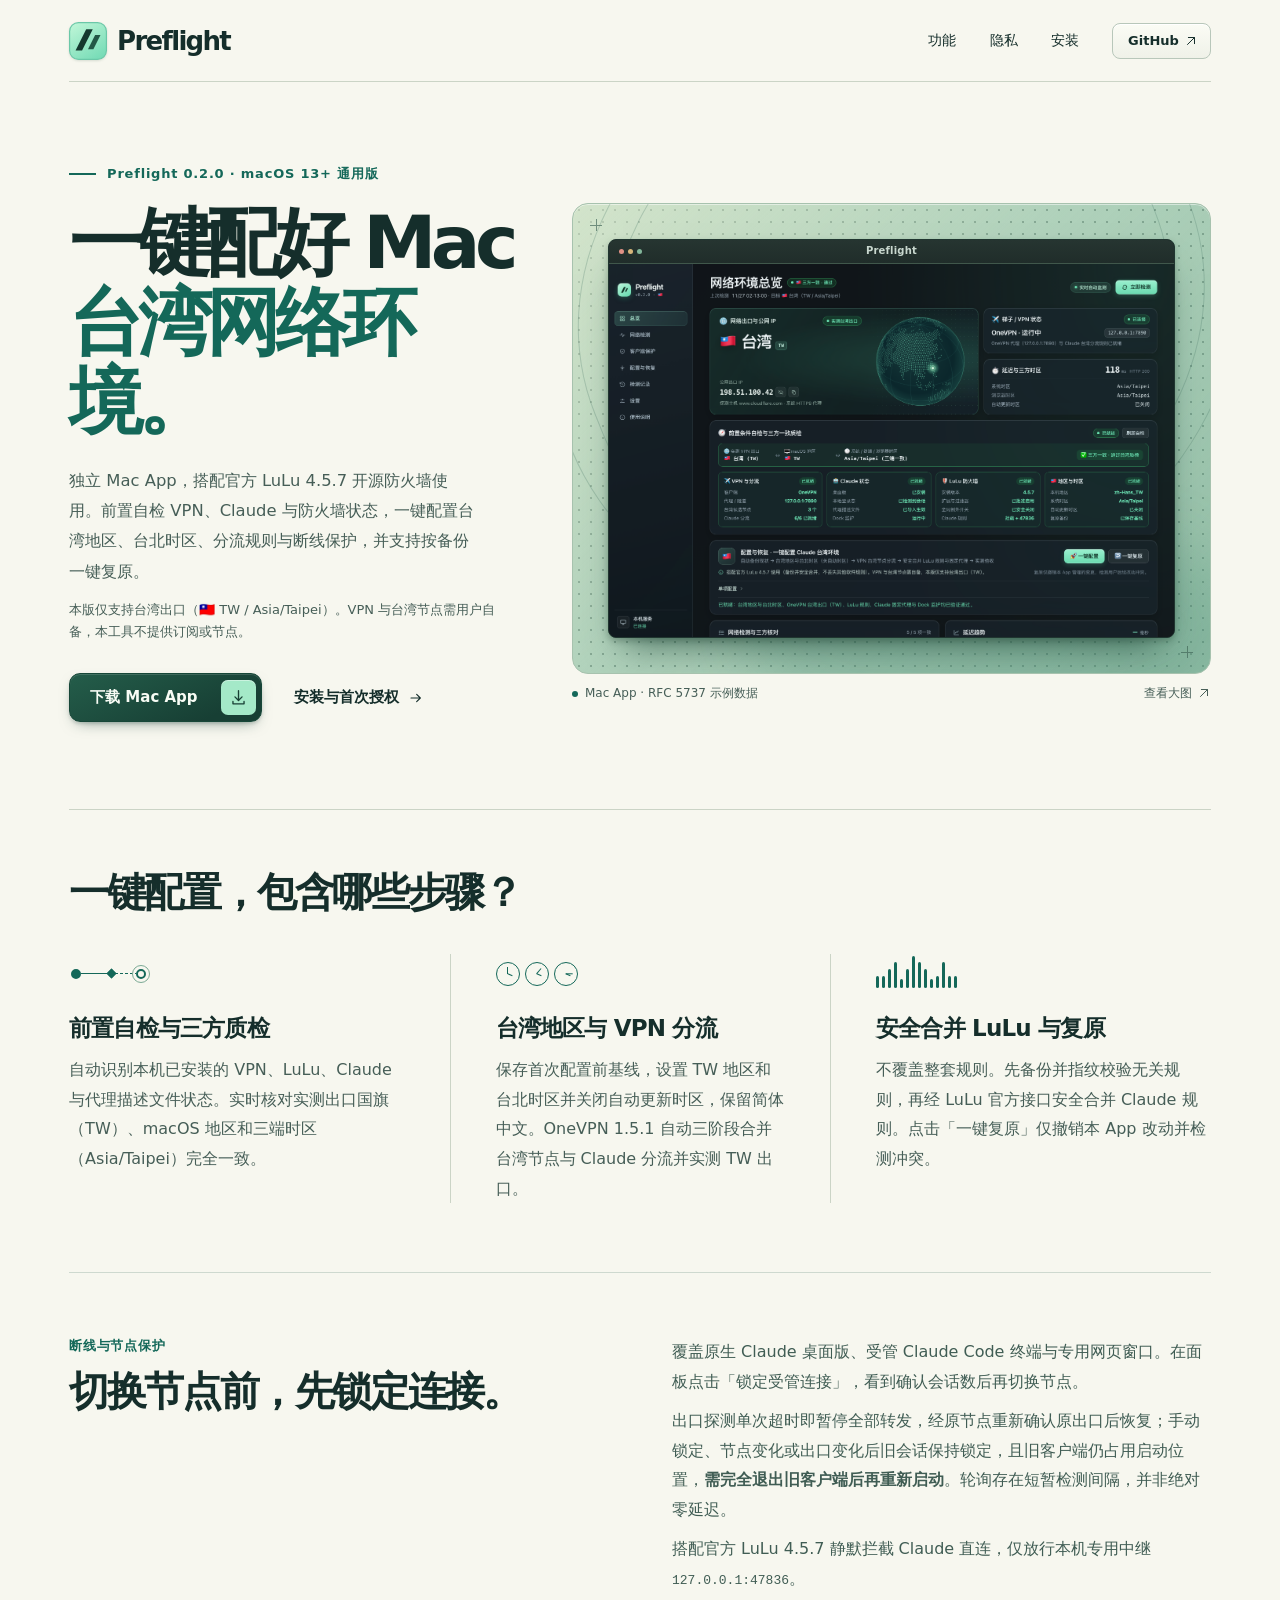
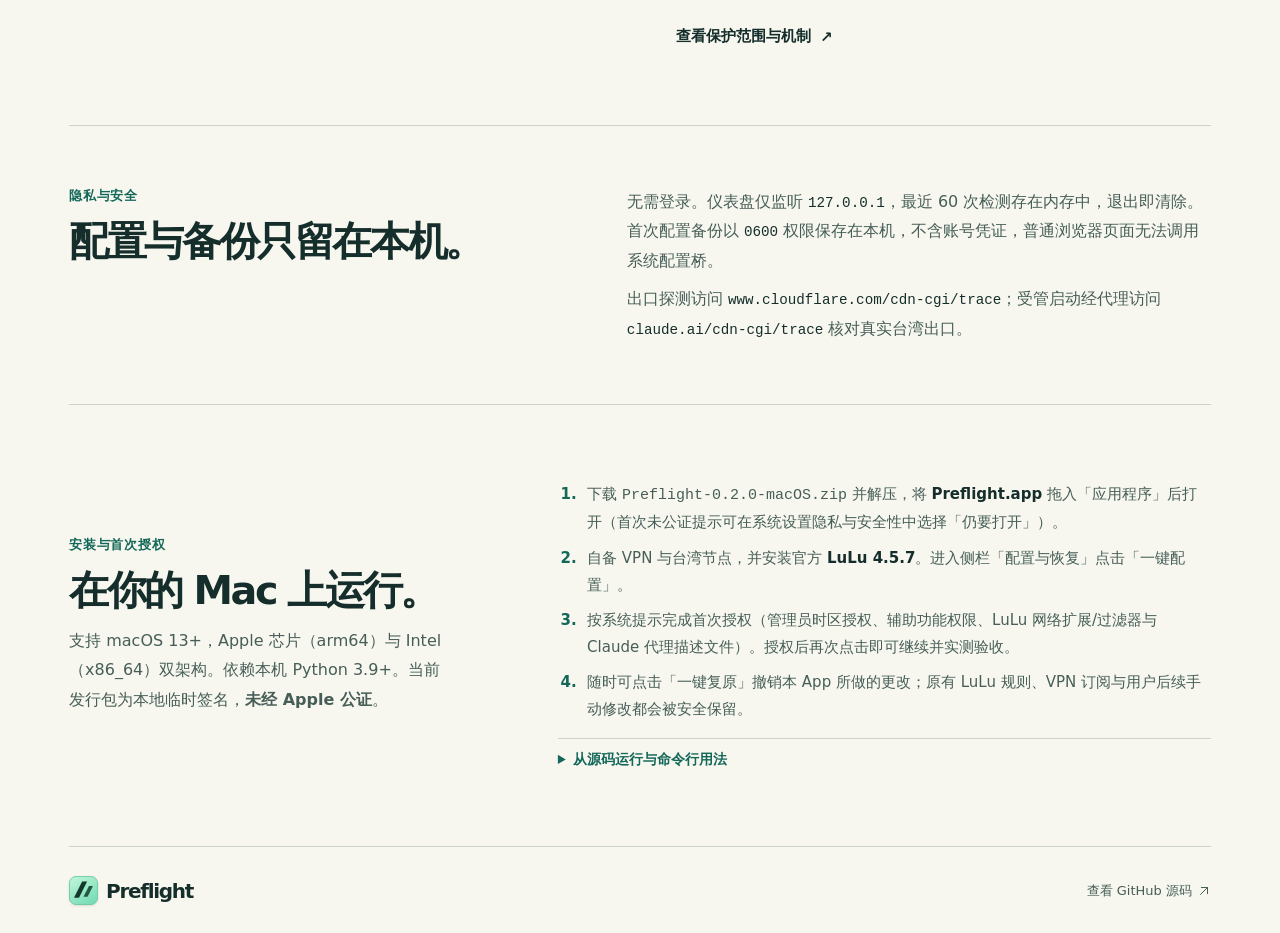
<file: docs/index.html>
<!doctype html>
<html lang="zh-Hans">
<head>
  <meta charset="utf-8">
  <meta name="viewport" content="width=device-width, initial-scale=1">
  <meta name="theme-color" content="#f7f7ef">
  <meta name="description" content="Preflight 是一款搭配 LuLu 开源防火墙使用的 macOS 工具 App，一键配置台湾地区、台北时区、VPN 台湾分流与 Claude 防火墙保护，并支持一键复原。">
  <title>Preflight · Mac 台湾网络环境配置与 Claude 保护</title>
  <link rel="icon" type="image/svg+xml" href="./logo.svg">
  <link rel="stylesheet" href="./intro.css">
  <script src="./intro.js" defer></script>
</head>
<body id="top">
  <a class="skip" href="#main">跳到正文</a>
  <svg class="icon-library" xmlns="http://www.w3.org/2000/svg" aria-hidden="true">
    <defs>
      <symbol id="icon-install" viewBox="0 0 24 24"><path d="M12 3.5v12m-4.5-4.3L12 15.7l4.5-4.5M5 17v3h14v-3"/></symbol>
      <symbol id="icon-next" viewBox="0 0 24 24"><path d="M4.5 12h14M13 6.5l5.5 5.5-5.5 5.5"/></symbol>
      <symbol id="icon-out" viewBox="0 0 24 24"><path d="M6 18 18 6M7.5 6H18v10.5"/></symbol>
      <symbol id="icon-copy" viewBox="0 0 24 24"><rect x="8" y="8" width="11.5" height="12.5" rx="2"/><path d="M15 8V5.5a2 2 0 0 0-2-2H6a2 2 0 0 0-2 2v7.2a2 2 0 0 0 2 2h2"/></symbol>
      <symbol id="icon-check" viewBox="0 0 24 24"><path d="m4.5 12 4.7 4.7 10.2-10.2"/></symbol>
      <symbol id="icon-terminal" viewBox="0 0 24 24"><path d="m4 6 5 6-5 6m8 0h7"/></symbol>
    </defs>
  </svg>
  <div class="shell">
    <header class="topbar">
      <a class="brand" href="#top" aria-label="Preflight 首页"><img class="mark" src="./logo.svg" width="38" height="38" alt="">Preflight</a>
      <nav aria-label="主导航">
        <a href="#features">功能</a><a href="#privacy">隐私</a><a href="#install">安装</a>
        <a class="repo" href="https://github.com/fxjcangku/claude-preflight">GitHub <svg class="icon" aria-hidden="true"><use href="#icon-out"/></svg></a>
      </nav>
    </header>

    <main id="main">
      <section class="hero" aria-labelledby="hero-title">
        <div class="hero-copy">
          <p class="product-type"><span aria-hidden="true"></span>Preflight 0.2.0 · macOS 13+ 通用版</p>
          <h1 id="hero-title">一键配好 Mac<br><em>台湾网络环境</em><span class="title-dot">。</span></h1>
          <p class="lead">独立 Mac App，搭配官方 LuLu 4.5.7 开源防火墙使用。前置自检 VPN、Claude 与防火墙状态，一键配置台湾地区、台北时区、分流规则与断线保护，并支持按备份一键复原。</p>
          <p class="vpn-requirement">本版仅支持台湾出口（🇹🇼 TW / Asia/Taipei）。VPN 与台湾节点需用户自备，本工具不提供订阅或节点。</p>
          <div class="actions">
            <a class="button" href="https://github.com/fxjcangku/claude-preflight/releases/download/v0.2.0/Preflight-0.2.0-macOS.zip">下载 Mac App <span class="button-icon" aria-hidden="true"><svg class="icon" aria-hidden="true"><use href="#icon-install"/></svg></span></a>
            <a class="text-link" href="#install">安装与首次授权 <svg class="icon" aria-hidden="true"><use href="#icon-next"/></svg></a>
          </div>
        </div>
        <figure class="preview">
          <a class="preview-stage" href="./preview.png" aria-label="查看完整仪表盘示例图">
            <span class="plot-lines" aria-hidden="true"><i></i><i></i><i></i></span>
            <span class="registration tl" aria-hidden="true"></span><span class="registration br" aria-hidden="true"></span>
            <span class="window-frame">
              <span class="window-bar" aria-hidden="true"><span class="window-dots"><i></i><i></i><i></i></span><span>Preflight</span></span>
              <img src="./preview.png" width="1440" height="951" alt="Preflight Mac App 透明玻璃面板示例，显示台湾网络出口国旗、公网 IP、VPN 状态、前置条件自检和一键配置。" fetchpriority="high">
            </span>
          </a>
          <figcaption><span><i aria-hidden="true"></i>Mac App · RFC 5737 示例数据</span><a href="./preview.png">查看大图 <svg class="icon" aria-hidden="true"><use href="#icon-out"/></svg></a></figcaption>
        </figure>
      </section>

      <section id="features" class="features section" aria-labelledby="feature-title">
        <h2 id="feature-title">一键配置，包含哪些步骤？</h2>
        <div class="feature-grid">
          <article>
            <div class="mini-visual route-visual" aria-hidden="true">
              <span class="node node-first"></span><span class="route-segment"></span><span class="node node-middle"></span><span class="route-segment route-end"></span><span class="node node-last"></span>
            </div>
            <h3>前置自检与三方质检</h3>
            <p>自动识别本机已安装的 VPN、LuLu、Claude 与代理描述文件状态。实时核对实测出口国旗（TW）、macOS 地区和三端时区（Asia/Taipei）完全一致。</p>
          </article>
          <article>
            <div class="mini-visual clock-visual" aria-hidden="true"><i></i><i></i><i></i></div>
            <h3>台湾地区与 VPN 分流</h3>
            <p>保存首次配置前基线，设置 TW 地区和台北时区并关闭自动更新时区，保留简体中文。OneVPN 1.5.1 自动三阶段合并台湾节点与 Claude 分流并实测 TW 出口。</p>
          </article>
          <article>
            <div class="mini-visual pulse-visual" aria-hidden="true"><i></i><i></i><i></i><i></i><i></i><i></i><i></i><i></i><i></i><i></i><i></i><i></i><i></i><i></i></div>
            <h3>安全合并 LuLu 与复原</h3>
            <p>不覆盖整套规则。先备份并指纹校验无关规则，再经 LuLu 官方接口安全合并 Claude 规则。点击「一键复原」仅撤销本 App 改动并检测冲突。</p>
          </article>
        </div>
      </section>

      <section class="guard-section section" aria-labelledby="guard-title">
        <div><p class="section-label">断线与节点保护</p><h2 id="guard-title">切换节点前，先锁定连接。</h2></div>
        <div>
          <p>覆盖原生 Claude 桌面版、受管 Claude Code 终端与专用网页窗口。在面板点击「锁定受管连接」，看到确认会话数后再切换节点。</p>
          <p>出口探测单次超时即暂停全部转发，经原节点重新确认原出口后恢复；手动锁定、节点变化或出口变化后旧会话保持锁定，且旧客户端仍占用启动位置，<strong>需完全退出旧客户端后再重新启动</strong>。轮询存在短暂检测间隔，并非绝对零延迟。</p>
          <p>搭配官方 LuLu 4.5.7 静默拦截 Claude 直连，仅放行本机专用中继 <code>127.0.0.1:47836</code>。</p>
          <a class="text-link" href="https://github.com/fxjcangku/claude-preflight#断线保护与客户端监护">查看保护范围与机制 <span aria-hidden="true">↗</span></a>
        </div>
      </section>

      <section id="privacy" class="privacy section" aria-labelledby="privacy-title">
        <div><p class="section-label">隐私与安全</p><h2 id="privacy-title">配置与备份只留在本机。</h2></div>
        <div class="privacy-copy">
          <p>无需登录。仪表盘仅监听 <code>127.0.0.1</code>，最近 60 次检测存在内存中，退出即清除。首次配置备份以 <code>0600</code> 权限保存在本机，不含账号凭证，普通浏览器页面无法调用系统配置桥。</p>
          <p>出口探测访问 <code>www.cloudflare.com/cdn-cgi/trace</code>；受管启动经代理访问 <code>claude.ai/cdn-cgi/trace</code> 核对真实台湾出口。</p>
        </div>
      </section>

      <section id="install" class="install section" aria-labelledby="install-title">
        <div class="install-copy">
          <p class="section-label">安装与首次授权</p>
          <h2 id="install-title">在你的 Mac 上运行。</h2>
          <p>支持 macOS 13+，Apple 芯片（arm64）与 Intel（x86_64）双架构。依赖本机 Python 3.9+。当前发行包为本地临时签名，<strong>未经 Apple 公证</strong>。</p>
        </div>
        <div class="install-options">
          <ol class="install-steps">
            <li>下载 <code>Preflight-0.2.0-macOS.zip</code> 并解压，将 <strong>Preflight.app</strong> 拖入「应用程序」后打开（首次未公证提示可在系统设置隐私与安全性中选择「仍要打开」）。</li>
            <li>自备 VPN 与台湾节点，并安装官方 <strong>LuLu 4.5.7</strong>。进入侧栏「配置与恢复」点击「一键配置」。</li>
            <li>按系统提示完成首次授权（管理员时区授权、辅助功能权限、LuLu 网络扩展/过滤器与 Claude 代理描述文件）。授权后再次点击即可继续并实测验收。</li>
            <li>随时可点击「一键复原」撤销本 App 所做的更改；原有 LuLu 规则、VPN 订阅与用户后续手动修改都会被安全保留。</li>
          </ol>
          <details class="cli-details"><summary>从源码运行与命令行用法</summary><div class="terminal">
            <div class="terminal-head"><span><svg class="icon" aria-hidden="true"><use href="#icon-terminal"/></svg>终端</span><button id="copy" hidden type="button"><svg class="icon" aria-hidden="true"><use href="#icon-copy"/></svg><span>复制命令</span></button></div>
            <pre tabindex="0" aria-label="安装并启动 Preflight 的终端命令"><code id="commands"><span class="cmd"><b>git clone</b> https://github.com/fxjcangku/claude-preflight.git</span>
<span class="cmd"><b>cd</b> claude-preflight</span>
<span class="cmd"><b>./claude-preflight</b></span></code></pre>
            <div class="cli-note"><code>./claude-preflight run</code><span>检测通过后启动受管的 Claude Code CLI</span></div>
            <div class="cli-note"><code>bash macos/build-app.sh --zip</code><span>构建双架构 Mac App 与发布压缩包</span></div>
            <span class="sr-only" aria-live="polite" id="copy-status"></span>
          </div></details>
        </div>
      </section>
    </main>

    <footer>
      <a class="brand" href="#top" aria-label="Preflight 返回顶部"><img class="mark" src="./logo.svg" width="38" height="38" alt="">Preflight</a>
      <a class="foot-repo" href="https://github.com/fxjcangku/claude-preflight">查看 GitHub 源码 <svg class="icon" aria-hidden="true"><use href="#icon-out"/></svg></a>
    </footer>
  </div>
</body>
</html>
</file>
<file: docs/intro.css>
:root {
  color-scheme: light;
  --paper: #f7f7ef;
  --ink: #152e2b;
  --jade: #146859;
  --soft: #465e57;
  --rule: #cbd4c6;
  --mono: "SFMono-Regular", Consolas, "Liberation Mono", monospace;
  --sans: -apple-system, BlinkMacSystemFont, "PingFang SC", "Hiragino Sans GB", system-ui, sans-serif;
}
* { box-sizing: border-box; }
html { background: var(--paper); scroll-behavior: smooth; }
body { margin: 0; color: var(--ink); font-family: var(--sans); -webkit-font-smoothing: antialiased; }
a { color: inherit; text-decoration: none; }
button { font: inherit; cursor: pointer; }
a, button { touch-action: manipulation; }
a:focus-visible, button:focus-visible, pre:focus-visible { outline: 3px solid #358d79; outline-offset: 5px; }
a, button { -webkit-tap-highlight-color: transparent; }
.shell { max-width: 1600px; padding-inline: clamp(24px, 5.4vw, 90px); margin-inline: auto; }
.skip, .sr-only { position: absolute; width: 1px; height: 1px; overflow: hidden; clip-path: inset(50%); }
.skip:focus { width: auto; height: auto; clip-path: none; background: var(--paper); z-index: 4; padding: 12px; }
.topbar, footer { display: flex; align-items: center; justify-content: space-between; }
.topbar { min-height: 82px; border-bottom: 1px solid var(--rule); }
.icon-library { position: absolute; width: 0; height: 0; overflow: hidden; pointer-events: none; }
.icon { width: 18px; height: 18px; flex: none; fill: none; stroke: currentColor; stroke-width: 1.7; stroke-linecap: round; stroke-linejoin: round; }
.brand { display: inline-flex; align-items: center; gap: 10px; font-size: 26px; line-height: 1; letter-spacing: -.065em; font-weight: 720; }
.mark { display: block; width: 38px; height: 38px; filter: drop-shadow(0 1px 1px #153e2424); }
.topbar nav { display: flex; align-items: center; gap: clamp(16px, 2.6vw, 44px); font-size: 14px; font-weight: 560; }
.topbar nav a, .foot-repo { padding-block: 8px; }
.topbar nav a:not(.repo):hover, .foot-repo:hover { color: var(--jade); text-decoration: underline; text-underline-offset: .35em; }
.topbar .repo, .foot-repo, figcaption a { display: inline-flex; align-items: center; gap: 5px; }
.topbar .repo { min-height: 36px; border: 1px solid #b8c7ba; padding: 7px 12px 7px 15px; border-radius: 8px; background: linear-gradient(#fbfcf5, #eff1e8); box-shadow: inset 0 1px #fff; font-size: 13px; }
.topbar .repo:hover { border-color: #8aa995; background: #e8efe4; }
.topbar .repo:active { background: #dce8dc; }
.repo .icon, .foot-repo .icon, figcaption .icon { width: 14px; height: 14px; }
.hero { display: grid; grid-template-columns: .82fr 1.18fr; align-items: center; gap: clamp(28px, 4.6vw, 76px); padding-block: clamp(56px, 6.5vw, 100px) clamp(48px, 5.4vw, 86px); }
.hero-copy { padding-bottom: 18px; }
.product-type, .section-label { color: var(--jade); font-size: 13px; font-weight: 650; letter-spacing: .06em; margin: 0 0 20px; }
.product-type { display: flex; gap: 11px; align-items: center; }
.product-type > span { width: 27px; height: 2px; background: var(--jade); }
h1, h2, h3, p, figure { margin: 0; }
h1 { font-size: clamp(57px, 5.75vw, 94px); line-height: 1.08; letter-spacing: -.075em; font-weight: 720; }
h1 em { font-style: normal; color: var(--jade); }
.title-dot { color: var(--jade); }
.lead { max-width: 39ch; margin-top: 24px; color: var(--soft); font-size: clamp(16px, 1.28vw, 20px); line-height: 1.85; }
.actions { display: flex; align-items: center; flex-wrap: wrap; column-gap: 28px; row-gap: 12px; margin-top: 30px; }
.button, .text-link { display: inline-flex; align-items: center; justify-content: center; min-height: 49px; font-size: 15px; font-weight: 620; transition: background-color .16s, border-color .16s, box-shadow .16s, transform .16s; }
.button { padding: 5px 5px 5px 20px; gap: 23px; border-radius: 11px; border: 1px solid #174738; background: linear-gradient(155deg, #245d4a, #173f34 80%); color: #f8fcf5; box-shadow: inset 0 1px #ffffff24, 0 2px 3px #123b2724, 0 6px 16px -8px #143a35a8; }
.button-icon { display: grid; place-items: center; width: 35px; min-height: 35px; border-radius: 7px; background: #a4e9c8; color: #173f34; box-shadow: inset 0 1px #ffffff6b; }
.button .icon { width: 19px; height: 19px; }
.button:hover { transform: translateY(-1px); background: linear-gradient(145deg, #2c7058, #174c3b); box-shadow: inset 0 1px #ffffff38, 0 6px 14px -6px #164a36a6; }
.button:active { transform: translateY(1px); box-shadow: inset 0 2px 4px #0b2b2575; }
.text-link { gap: 9px; padding: 8px 12px; margin-inline-start: -8px; border-radius: 8px; }
.text-link:hover { background: #e4ebdf; }
.text-link:active { background: #dae5d7; }
.text-link .icon { width: 16px; height: 16px; transition: transform .16s; }
.text-link:hover .icon { transform: translateX(2px); }
.preview { min-width: 0; }
.preview-stage { position: relative; isolation: isolate; overflow: hidden; display: grid; place-items: center; width: 100%; padding: clamp(20px, 2.75vw, 46px); border: 1px solid #a7c2ae; border-radius: 16px; background-color: #b4d4bd; background-image: linear-gradient(135deg, #f0f3d883, #8cbba91c 45%, #57977f5e), radial-gradient(#395d4d68 .75px, transparent .95px); background-size: auto, 12px 12px; box-shadow: inset 0 1px #ffffff80; }
.preview-stage::after { content: ""; position: absolute; z-index: -1; width: 80%; height: 48%; bottom: -14%; right: -6%; border-radius: 50%; background: #4b8c7538; filter: blur(28px); }
.window-frame { display: block; z-index: 1; width: 100%; overflow: hidden; border-radius: 8px; border: 1px solid #203630; background: #142220; box-shadow: 0 20px 34px -15px #163e30b8, 0 3px 6px #172f2345; transition: transform .2s ease, box-shadow .2s ease; }
.preview-stage:hover .window-frame { transform: translateY(-2px); box-shadow: 0 23px 36px -15px #163e30b8, 0 3px 6px #172f2345; }
.window-bar { min-height: 24px; display: grid; place-items: center; position: relative; background: linear-gradient(#263531,#202d2a); border-bottom: 1px solid #40574b; color: #c8d7ce; font: 550 10px/1 var(--sans); letter-spacing: .02em; }
.window-dots { position: absolute; left: 10px; display: flex; gap: 4px; }
.window-dots i { width: 5px; height: 5px; border-radius: 50%; background: #84998d; }
.window-dots i:nth-child(2) { background: #6c8375; }
.window-dots i:nth-child(3) { background: #567263; }
.preview-stage img { display: block; width: 100%; height: auto; }
.plot-lines { position: absolute; top: -43%; right: -5%; width: 110%; height: 130%; pointer-events: none; transform: rotate(-22deg); }
.plot-lines i { position: absolute; inset: 0; border: 1px solid #45766542; border-radius: 48%; }
.plot-lines i:nth-child(2) { inset: 5%; }
.plot-lines i:nth-child(3) { inset: 10%; }
.registration { position: absolute; width: 12px; height: 12px; opacity: .68; }
.registration::before, .registration::after { content: ""; position: absolute; background: #426659; }
.registration::before { width: 100%; height: 1px; top: 50%; }
.registration::after { height: 100%; width: 1px; left: 50%; }
.tl { left: 17px; top: 15px; }
.br { right: 17px; bottom: 15px; }
figcaption { margin-top: 11px; display: flex; align-items: baseline; justify-content: space-between; gap: 12px; font-size: 12px; color: var(--soft); }
figcaption > span { display: inline-flex; gap: 7px; align-items: center; }
figcaption i { width: 6px; height: 6px; border-radius: 50%; background: var(--jade); }
figcaption a:hover { text-decoration: underline; }
.section { scroll-margin-top: 24px; }
h2 { font-size: clamp(30px, 3.1vw, 50px); line-height: 1.22; letter-spacing: -.06em; font-weight: 670; }
.features { border-top: 1px solid var(--rule); padding-block: clamp(42px, 4.5vw, 70px) clamp(48px, 5.4vw, 84px); }
.feature-grid { display: grid; grid-template-columns: repeat(3, 1fr); margin-top: 38px; }
.feature-grid article { min-width: 0; padding-inline: clamp(25px, 3.5vw, 60px); border-left: 1px solid var(--rule); }
.feature-grid article:first-child { padding-left: 0; border: 0; }
.feature-grid article:last-child { padding-right: 0; }
.mini-visual { height: 39px; display: flex; align-items: center; color: var(--jade); margin-bottom: 20px; }
.route-visual { padding-left: 2px; }
.node { width: 10px; height: 10px; border: 2px solid currentColor; border-radius: 50%; }
.node-first { background: currentColor; }
.node-middle { width: 7px; height: 7px; background: currentColor; transform: rotate(45deg); border-radius: 0; }
.node-last { outline: 1px solid #7caa95; outline-offset: 3px; }
.route-segment { height: 1px; width: 27px; background: currentColor; }
.route-end { width: 21px; background: repeating-linear-gradient(90deg,currentColor 0 3px,transparent 3px 5px); }
.clock-visual { gap: 5px; }
.clock-visual i { position: relative; width: 24px; height: 24px; border: 1.4px solid currentColor; border-radius: 50%; }
.clock-visual i::before, .clock-visual i::after { content: ""; position: absolute; left: calc(50% - .7px); bottom: 50%; width: 1.4px; background: currentColor; transform-origin: bottom; }
.clock-visual i::before { height: 7px; }
.clock-visual i::after { height: 5px; transform: rotate(112deg); }
.clock-visual i:nth-child(2)::before { transform: rotate(40deg); }
.clock-visual i:nth-child(3)::before { transform: rotate(90deg); }
.pulse-visual { align-items: end; gap: 3px; padding-bottom: 5px; }
.pulse-visual i { width: 3px; background: var(--jade); height: 12px; border-radius: 2px; }
.pulse-visual i:nth-child(3n) { height: 19px; }
.pulse-visual i:nth-child(4n) { height: 26px; }
.pulse-visual i:nth-child(5n) { height: 9px; }
.pulse-visual i:nth-child(7) { height: 32px; }
h3 { font-size: 23px; font-weight: 650; line-height: 1.35; letter-spacing: -.035em; }
.feature-grid p, .privacy-copy p, .install-copy > p:last-child { margin-top: 11px; color: var(--soft); font-size: 16px; line-height: 1.85; }
.privacy { border-block: 1px solid var(--rule); display: grid; grid-template-columns: .9fr 1.1fr; align-items: start; gap: 7%; padding-block: clamp(40px, 4.7vw, 72px); }
.section-label { margin-bottom: 12px; }
.privacy-copy p { margin-top: 0; }
.privacy-copy p + p { margin-top: 9px; }
.privacy-copy code { color: var(--ink); font-family: var(--mono); font-size: .89em; overflow-wrap: anywhere; }
.install { display: grid; grid-template-columns: .77fr 1.23fr; gap: 7%; padding-block: clamp(50px, 6vw, 90px); align-items: center; }
.install-copy > p:last-child { max-width: 37ch; }
.terminal { min-width: 0; color: #e0ebde; background: #152f2b; border: 1px solid #173f33; border-radius: 13px; overflow: hidden; box-shadow: inset 0 1px #ffffff12, 0 8px 20px -15px #103b2fb0; }
.terminal-head, .cli-note { display: flex; align-items: center; gap: 12px; }
.terminal-head { justify-content: space-between; padding: 10px 16px; color: #d1e0d5; background: #ffffff06; border-bottom: 1px solid #c6efd522; font-size: 13px; font-weight: 600; }
.terminal-head > span, .terminal-head button:not([hidden]) { display: inline-flex; align-items: center; gap: 7px; }
.terminal-head > span .icon { color: #a4e9c8; }
.terminal-head button { min-height: 32px; font-size: 12px; font-weight: 550; border: 1px solid #6b8b7c; border-radius: 7px; padding: 4px 9px; background: #ffffff06; color: #e0ede3; box-shadow: inset 0 1px #ffffff0c; }
.terminal-head button .icon { width: 14px; height: 14px; }
.terminal-head button:hover { border-color: #94b5a5; background: #38594c; }
.terminal-head button:active { background: #263f36; transform: translateY(1px); }
.terminal-head button:focus-visible { outline-color: #b5efce; outline-offset: 2px; }
.terminal-head button[data-state="copied"] { border-color: #81b59d; color: #a4e9c8; }
.terminal pre { font: clamp(12px, .92vw, 15px)/1.9 var(--mono); margin: 0; padding: 15px 19px; overflow-x: auto; tab-size: 2; }
.terminal pre code { font: inherit; }
.cmd b { color: #acf0cd; font-weight: 600; }
.cmd::before { content: "›"; display: inline-block; width: 1.3em; color: #799789; }
.cli-note { border-top: 1px solid #c6efd522; padding: 12px 19px; flex-wrap: wrap; font-size: 12px; color: #c8d4ca; }
.cli-note code { font: 12px var(--mono); color: #bee0c7; }
footer { min-height: 88px; border-top: 1px solid var(--rule); gap: 18px; }
footer .brand { font-size: 20px; gap: 8px; }
footer .mark { width: 29px; height: 29px; }
.foot-repo { font-size: 13px; color: var(--soft); }
@media (max-width: 960px) {
  .hero { grid-template-columns: .88fr 1.12fr; gap: 25px; }
  h1 { font-size: clamp(49px, 6.4vw, 63px); }
  .preview-stage { padding: 20px; }
  .feature-grid article { padding-inline: 24px; }
}
@media (max-width: 740px) {
  .topbar { min-height: 68px; }
  .topbar nav { gap: 15px; font-size: 13px; }
  .brand { font-size: 23px; }
  .topbar .repo { padding-inline: 9px; }
  .hero { grid-template-columns: 1fr; gap: 26px; padding-block: 42px 36px; }
  .hero-copy { padding-bottom: 0; }
  .product-type { margin-bottom: 14px; }
  h1 { font-size: clamp(53px, 9.7vw, 73px); }
  .lead { max-width: 37em; margin-top: 17px; }
  .actions { margin-top: 19px; }
  .preview-stage { padding: clamp(17px, 4.2vw, 28px); border-radius: 12px; }
  .window-bar { min-height: 19px; font-size: 9px; }
  .feature-grid { grid-template-columns: 1fr; margin-top: 9px; }
  .feature-grid article, .feature-grid article:first-child { display: grid; grid-template-columns: 82px 1fr; gap: 0 14px; align-items: center; padding: 21px 0; border-left: 0; }
  .feature-grid article + article { border-top: 1px solid var(--rule); }
  .feature-grid article:last-child { padding-bottom: 0; }
  .mini-visual { grid-row: span 2; margin: 0; }
  .feature-grid p { margin-top: 4px; }
  h3 { font-size: 20px; }
  .privacy, .install { grid-template-columns: 1fr; gap: 22px; }
  .install-copy > p:last-child { max-width: none; }
  .terminal pre { font-size: 12px; }
}
@media (max-width: 440px) {
  .shell { padding-inline: 18px; }
  .topbar nav { gap: 13px; }
  .topbar nav a[href="#privacy"] { display: none; }
  .brand { font-size: 22px; gap: 7px; }
  .mark { width: 31px; height: 31px; }
  .actions { column-gap: 16px; }
  figcaption { font-size: 11px; }
  h1 { letter-spacing: -.07em; }
  .feature-grid article, .feature-grid article:first-child { grid-template-columns: 69px 1fr; }
  .clock-visual { gap: 3px; }
  .clock-visual i { width: 20px; height: 20px; }
  .route-segment { width: 20px; }
  .route-end { width: 14px; }
  .pulse-visual { gap: 2px; }
}
@media (prefers-reduced-motion: reduce) {
  html { scroll-behavior: auto; }
  *, *::before, *::after { transition: none !important; }
}
.guard-section {display:grid;grid-template-columns:1fr 1fr;gap:clamp(24px,5vw,80px);align-items:start;border-top:1px solid #ced9cf;padding:clamp(34px,5vw,68px) 0}
.guard-section p:not(.section-label) {color:#405d54;line-height:1.85;margin:0 0 .6em}
.guard-section .text-link {margin-top:.6rem}
@media(max-width:700px){.guard-section{grid-template-columns:1fr;gap:18px}}
.install-options { min-width: 0; }
.install-steps { margin: 0; padding-left: 1.6em; color: var(--soft); font-size: 15px; line-height: 1.8; }
.install-steps li { padding-left: .35em; margin-bottom: .55em; }
.install-steps li::marker { color: var(--jade); font-weight: 650; }
.install-steps strong { color: var(--ink); }
.cli-details { border-top: 1px solid var(--rule); margin-top: 15px; padding-top: 12px; }
.cli-details summary { cursor: pointer; font-size: 14px; color: var(--jade); font-weight: 600; }
.cli-details .terminal { margin-top: 13px; }
.window-dots i:first-child { background: #e19185; }
.window-dots i:nth-child(2) { background: #d6b67b; }
.window-dots i:nth-child(3) { background: #82b69a; }
.vpn-requirement { margin-top: 12px; font-size: 13px; color: var(--soft); line-height: 1.7; }
</file>
